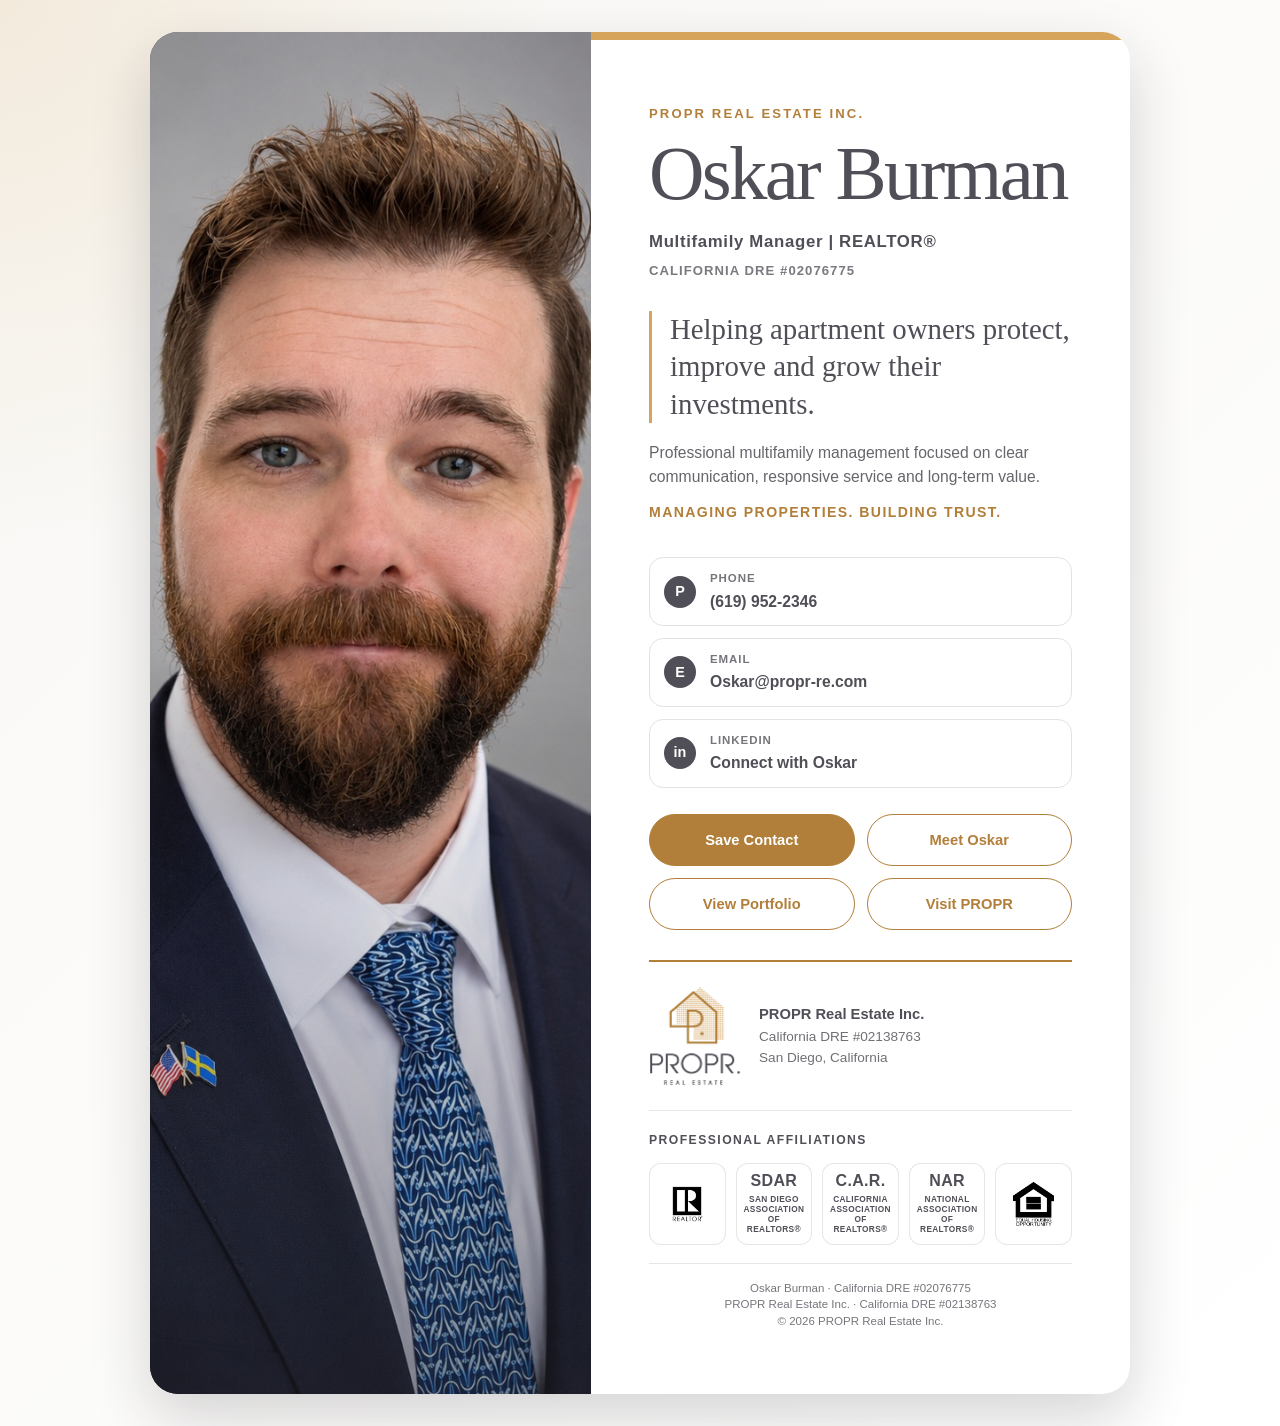
<file: index.html>
<!DOCTYPE html>
<html lang="en">
<head>
  <meta charset="UTF-8" />
  <meta name="viewport" content="width=device-width, initial-scale=1.0" />
  <meta name="description" content="Contact Oskar Burman, Multifamily Manager and REALTOR® with PROPR Real Estate Inc." />
  <meta name="theme-color" content="#504f57" />
  <title>Oskar Burman | Multifamily Manager & REALTOR®</title>

  <style>
    :root {
      --cool-grey: #504f57;
      --bronze: #b27f3a;
      --gold: #d6a45b;
      --white: #ffffff;
      --soft-white: #f8f7f4;
      --text: #2f2e33;
      --shadow: 0 24px 60px rgba(31, 30, 35, 0.18);
    }

    * {
      box-sizing: border-box;
    }

    html {
      scroll-behavior: smooth;
    }

    body {
      margin: 0;
      min-height: 100vh;
      color: var(--text);
      background:
        radial-gradient(circle at top left, rgba(214, 164, 91, 0.16), transparent 34rem),
        linear-gradient(135deg, var(--soft-white), var(--white));
      font-family: Arial, Helvetica, sans-serif;
      line-height: 1.5;
    }

    a {
      color: inherit;
    }

    .page-shell {
      min-height: 100vh;
      display: grid;
      place-items: center;
      padding: 32px 18px;
    }

    .contact-card {
      width: min(100%, 980px);
      display: grid;
      grid-template-columns: minmax(280px, 0.9fr) minmax(320px, 1.1fr);
      overflow: hidden;
      border-radius: 28px;
      background: var(--white);
      box-shadow: var(--shadow);
      animation: rise 700ms ease-out both;
    }

    .photo-panel {
      position: relative;
      min-height: 620px;
      background: var(--cool-grey);
    }

    .photo-panel::after {
      content: "";
      position: absolute;
      inset: 0;
      background: linear-gradient(to top, rgba(42, 41, 47, 0.48), transparent 52%);
      pointer-events: none;
    }

    .headshot {
      width: 100%;
      height: 100%;
      display: block;
      object-fit: cover;
      object-position: center 20%;
    }

    .details-panel {
      display: flex;
      flex-direction: column;
      justify-content: center;
      padding: 64px 58px;
      border-top: 8px solid var(--gold);
    }

    .eyebrow {
      margin: 0 0 12px;
      color: var(--bronze);
      font-size: 0.82rem;
      font-weight: 700;
      letter-spacing: 0.16em;
      text-transform: uppercase;
    }

    h1 {
      margin: 0;
      color: var(--cool-grey);
      font-family: Georgia, "Times New Roman", serif;
      font-size: clamp(2.75rem, 7vw, 4.8rem);
      font-weight: 500;
      line-height: 0.98;
      letter-spacing: -0.035em;
    }

    .title {
      margin: 18px 0 0;
      color: var(--cool-grey);
      font-size: 1.05rem;
      font-weight: 700;
      letter-spacing: 0.04em;
    }

    .license-number {
      margin: 7px 0 0;
      color: rgba(80, 79, 87, 0.76);
      font-size: 0.82rem;
      font-weight: 700;
      letter-spacing: 0.08em;
      text-transform: uppercase;
    }

    .tagline {
      margin: 30px 0 0;
      padding-left: 18px;
      border-left: 3px solid var(--gold);
      color: var(--cool-grey);
      font-family: Georgia, "Times New Roman", serif;
      font-size: clamp(1.35rem, 2.5vw, 1.8rem);
      line-height: 1.3;
    }

    .subtext {
      margin: 18px 0 0;
      max-width: 34rem;
      color: #66656c;
      font-size: 0.98rem;
    }

    .trust-line {
      margin: 14px 0 0;
      color: var(--bronze);
      font-size: 0.88rem;
      font-weight: 800;
      letter-spacing: 0.1em;
      text-transform: uppercase;
    }

    .contact-list {
      display: grid;
      gap: 12px;
      margin: 34px 0 0;
    }

    .contact-link {
      display: flex;
      align-items: center;
      gap: 14px;
      min-height: 52px;
      padding: 12px 14px;
      border: 1px solid rgba(80, 79, 87, 0.16);
      border-radius: 14px;
      color: var(--cool-grey);
      text-decoration: none;
      transition: transform 160ms ease, border-color 160ms ease, background 160ms ease;
    }

    .contact-link:hover,
    .contact-link:focus-visible {
      transform: translateY(-2px);
      border-color: var(--gold);
      background: rgba(214, 164, 91, 0.08);
      outline: none;
    }

    .icon {
      display: grid;
      width: 32px;
      height: 32px;
      place-items: center;
      flex: 0 0 32px;
      border-radius: 50%;
      background: var(--cool-grey);
      color: var(--white);
      font-size: 0.9rem;
      font-weight: 700;
    }

    .link-label {
      display: block;
      color: #77757c;
      font-size: 0.72rem;
      font-weight: 700;
      letter-spacing: 0.08em;
      text-transform: uppercase;
    }

    .link-value {
      display: block;
      margin-top: 2px;
      font-size: 0.98rem;
      font-weight: 700;
      overflow-wrap: anywhere;
    }

    .actions {
      display: grid;
      grid-template-columns: repeat(2, 1fr);
      gap: 12px;
      margin-top: 26px;
    }

    .button {
      display: inline-flex;
      align-items: center;
      justify-content: center;
      min-height: 52px;
      padding: 13px 18px;
      border: 1px solid var(--bronze);
      border-radius: 999px;
      font-size: 0.92rem;
      font-weight: 700;
      text-align: center;
      text-decoration: none;
      transition: transform 160ms ease, background 160ms ease, color 160ms ease;
    }

    .button:hover,
    .button:focus-visible {
      transform: translateY(-2px);
      outline: none;
    }

    .button-primary {
      background: var(--bronze);
      color: var(--white);
    }

    .button-primary:hover,
    .button-primary:focus-visible {
      background: var(--gold);
    }

    .button-secondary {
      color: var(--bronze);
      background: transparent;
    }

    .button-secondary:hover,
    .button-secondary:focus-visible {
      background: rgba(178, 127, 58, 0.08);
    }

    .brokerage-card {
      display: grid;
      grid-template-columns: 92px 1fr;
      gap: 18px;
      align-items: center;
      margin-top: 30px;
      padding-top: 24px;
      border-top: 2px solid var(--bronze);
    }

    .brokerage-logo {
      width: 92px;
      height: auto;
      display: block;
    }

    .brokerage-copy {
      margin: 0;
      color: #706f75;
      font-size: 0.85rem;
      line-height: 1.55;
    }

    .brokerage-copy strong {
      color: var(--cool-grey);
      font-size: 0.92rem;
    }

    .affiliations {
      margin-top: 24px;
      padding-top: 20px;
      border-top: 1px solid rgba(80, 79, 87, 0.14);
    }

    .affiliations-title {
      margin: 0 0 14px;
      color: var(--cool-grey);
      font-size: 0.76rem;
      font-weight: 700;
      letter-spacing: 0.12em;
      text-transform: uppercase;
    }

    .affiliations-grid {
      display: grid;
      grid-template-columns: repeat(5, minmax(0, 1fr));
      gap: 10px;
      align-items: stretch;
    }

    .affiliation-item {
      min-height: 76px;
      display: flex;
      flex-direction: column;
      align-items: center;
      justify-content: center;
      gap: 6px;
      padding: 9px 6px;
      border: 1px solid rgba(80, 79, 87, 0.14);
      border-radius: 12px;
      background: #fff;
      color: var(--cool-grey);
      text-align: center;
      transition: transform 160ms ease, border-color 160ms ease, color 160ms ease;
    }

    .affiliation-item:hover {
      transform: translateY(-2px);
      border-color: var(--gold);
      color: var(--bronze);
    }

    .affiliation-logo {
      display: block;
      max-width: 58px;
      max-height: 44px;
      width: auto;
      height: auto;
      object-fit: contain;
    }

    .affiliation-mark {
      font-family: Arial, Helvetica, sans-serif;
      font-size: 1rem;
      font-weight: 800;
      letter-spacing: 0.02em;
      line-height: 1;
    }

    .affiliation-name {
      font-size: 0.52rem;
      font-weight: 700;
      letter-spacing: 0.04em;
      line-height: 1.2;
      text-transform: uppercase;
    }

    .equal-housing-logo {
      max-width: 54px;
      max-height: 44px;
    }

    .compliance-footer {
      margin-top: 18px;
      padding-top: 16px;
      border-top: 1px solid rgba(80, 79, 87, 0.14);
      color: #77757c;
      font-size: 0.72rem;
      line-height: 1.45;
      text-align: center;
    }

    .compliance-copy {
      margin: 0;
    }

    .mobile-action-bar {
      display: none;
    }

    @keyframes rise {
      from {
        opacity: 0;
        transform: translateY(18px);
      }
      to {
        opacity: 1;
        transform: translateY(0);
      }
    }

    @media (max-width: 780px) {
      .page-shell {
        padding: 0;
      }

      .contact-card {
        min-height: 100vh;
        grid-template-columns: 1fr;
        border-radius: 0;
      }

      .photo-panel {
        min-height: 48vh;
        max-height: 560px;
      }

      .details-panel {
        padding: 42px 24px 116px;
        border-top-width: 6px;
      }

      .actions {
        grid-template-columns: 1fr;
      }

      .brokerage-card {
        grid-template-columns: 78px 1fr;
      }

      .brokerage-logo {
        width: 78px;
      }

      .affiliations-grid {
        grid-template-columns: repeat(3, minmax(0, 1fr));
      }

      .mobile-action-bar {
        position: fixed;
        z-index: 1000;
        left: 12px;
        right: 12px;
        bottom: max(12px, env(safe-area-inset-bottom));
        display: grid;
        grid-template-columns: 1fr 1fr;
        gap: 10px;
        padding: 10px;
        border: 1px solid rgba(80, 79, 87, 0.14);
        border-radius: 18px;
        background: rgba(255, 255, 255, 0.94);
        box-shadow: 0 12px 34px rgba(31, 30, 35, 0.22);
        backdrop-filter: blur(14px);
        -webkit-backdrop-filter: blur(14px);
      }

      .mobile-action {
        min-height: 48px;
        display: inline-flex;
        align-items: center;
        justify-content: center;
        gap: 8px;
        padding: 11px 14px;
        border: 1px solid var(--bronze);
        border-radius: 999px;
        font-size: 0.9rem;
        font-weight: 700;
        text-decoration: none;
      }

      .mobile-action-call {
        color: var(--bronze);
        background: var(--white);
      }

      .mobile-action-save {
        color: var(--white);
        background: var(--bronze);
      }
    }

    @media (prefers-reduced-motion: reduce) {
      * {
        scroll-behavior: auto !important;
        animation: none !important;
        transition: none !important;
      }
    }
  </style>
</head>

<body>
  <main class="page-shell">
    <section class="contact-card" aria-label="Oskar Burman contact information">
      <div class="photo-panel">
        <img
          class="headshot"
          src="oskar-burman-headshot.jpg"
          alt="Professional headshot of Oskar Burman"
        />
      </div>

      <div class="details-panel">
        <p class="eyebrow">PROPR Real Estate Inc.</p>
        <h1>Oskar Burman</h1>
        <p class="title">Multifamily Manager | REALTOR®</p>
        <p class="license-number">California DRE #02076775</p>

        <p class="tagline">
          Helping apartment owners protect, improve and grow their investments.
        </p>

        <p class="subtext">
          Professional multifamily management focused on clear communication,
          responsive service and long-term value.
        </p>

        <p class="trust-line">Managing Properties. Building Trust.</p>

        <div class="contact-list">
          <a class="contact-link" href="tel:+16199522346">
            <span class="icon" aria-hidden="true">P</span>
            <span>
              <span class="link-label">Phone</span>
              <span class="link-value">(619) 952-2346</span>
            </span>
          </a>

          <a class="contact-link" href="mailto:Oskar@propr-re.com">
            <span class="icon" aria-hidden="true">E</span>
            <span>
              <span class="link-label">Email</span>
              <span class="link-value">Oskar@propr-re.com</span>
            </span>
          </a>

          <a
            class="contact-link"
            href="https://www.linkedin.com/in/oskar-burman-624335138/"
            target="_blank"
            rel="noopener noreferrer"
          >
            <span class="icon" aria-hidden="true">in</span>
            <span>
              <span class="link-label">LinkedIn</span>
              <span class="link-value">Connect with Oskar</span>
            </span>
          </a>
        </div>

        <div class="actions">
          <a class="button button-primary" href="oskar-burman.vcf" download>
            Save Contact
          </a>
          <a class="button button-secondary" href="meet-oskar.html">
            Meet Oskar
          </a>
          <a class="button button-secondary" href="portfolio.html">
            View Portfolio
          </a>
          <a
            class="button button-secondary"
            href="https://propr-re.com/"
            target="_blank"
            rel="noopener noreferrer"
          >
            Visit PROPR
          </a>
        </div>

        <div class="brokerage-card" aria-label="Brokerage information">
          <a
            href="https://propr-re.com/"
            target="_blank"
            rel="noopener noreferrer"
            aria-label="Visit PROPR Real Estate Inc."
          >
            <img
              class="brokerage-logo"
              src="propr-logo.png"
              alt="PROPR Real Estate Inc. logo"
            />
          </a>

          <p class="brokerage-copy">
            <strong>PROPR Real Estate Inc.</strong><br />
            California DRE #02138763<br />
            San Diego, California
          </p>
        </div>

        <section class="affiliations" aria-labelledby="affiliations-heading">
          <h2 class="affiliations-title" id="affiliations-heading">
            Professional Affiliations
          </h2>

          <div class="affiliations-grid">
            <div class="affiliation-item" aria-label="REALTOR member">
              <img
                class="affiliation-logo"
                src="realtor-logo.png"
                alt="REALTOR logo"
              />
            </div>

            <div class="affiliation-item" aria-label="San Diego Association of REALTORS">
              <span class="affiliation-mark">SDAR</span>
              <span class="affiliation-name">San Diego Association<br />of REALTORS®</span>
            </div>

            <div class="affiliation-item" aria-label="California Association of REALTORS">
              <span class="affiliation-mark">C.A.R.</span>
              <span class="affiliation-name">California Association<br />of REALTORS®</span>
            </div>

            <div class="affiliation-item" aria-label="National Association of REALTORS">
              <span class="affiliation-mark">NAR</span>
              <span class="affiliation-name">National Association<br />of REALTORS®</span>
            </div>

            <div class="affiliation-item" aria-label="Equal Housing Opportunity">
              <img
                class="affiliation-logo equal-housing-logo"
                src="equal-housing-logo.png"
                alt="Equal Housing Opportunity logo"
              />
            </div>
          </div>
        </section>

        <footer class="compliance-footer">
          <p class="compliance-copy">
            Oskar Burman · California DRE #02076775<br />
            PROPR Real Estate Inc. · California DRE #02138763<br />
            © 2026 PROPR Real Estate Inc.
          </p>
        </footer>
      </div>
    </section>
  </main>

  <nav class="mobile-action-bar" aria-label="Quick contact actions">
    <a class="mobile-action mobile-action-call" href="tel:+16199522346">
      <span aria-hidden="true">☎</span>
      Call Oskar
    </a>
    <a class="mobile-action mobile-action-save" href="oskar-burman.vcf" download>
      <span aria-hidden="true">＋</span>
      Save Contact
    </a>
  </nav>
</body>
</html>
</file>
